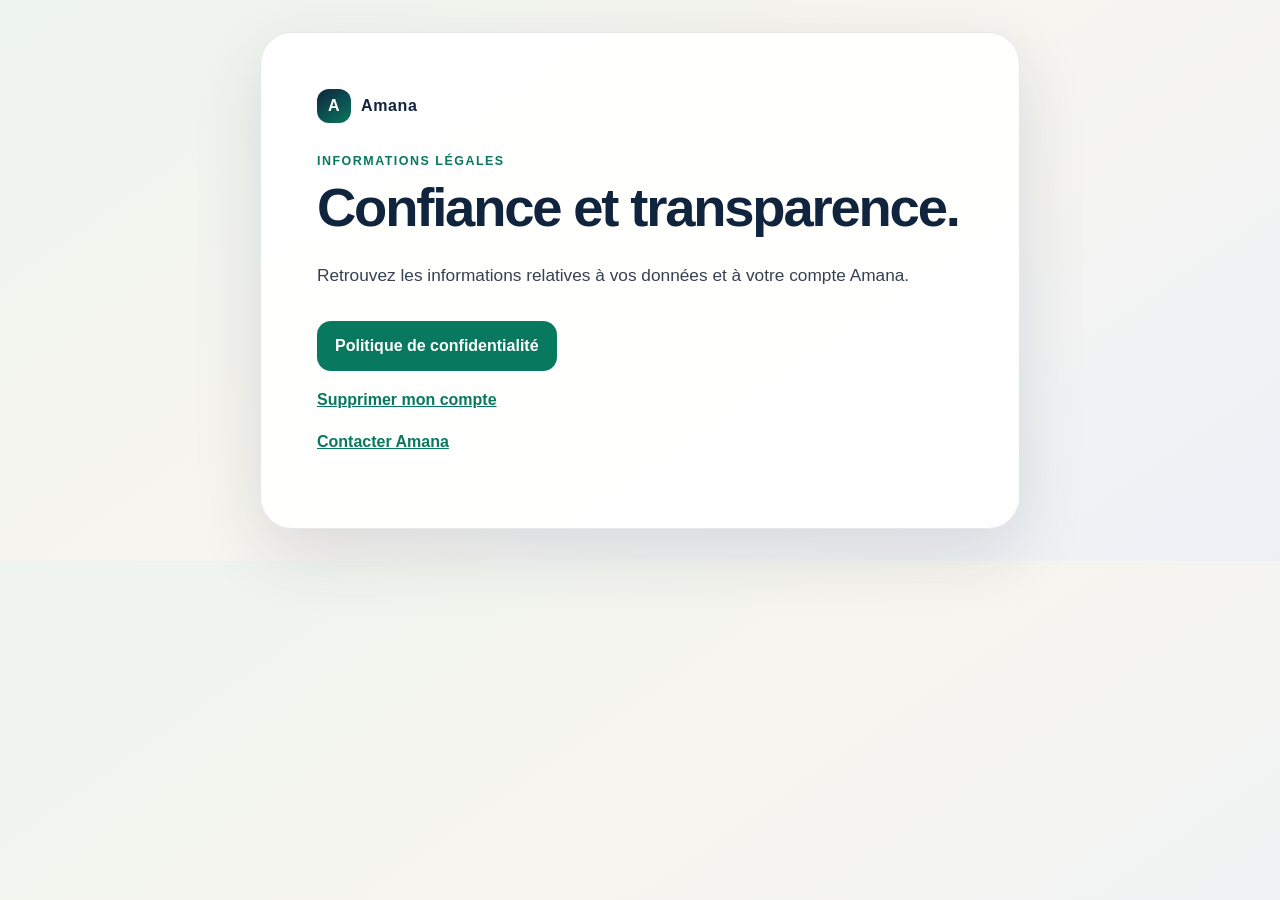
<file: index.html>
<!doctype html>
<html lang="fr">
<head>
  <meta charset="utf-8">
  <meta name="viewport" content="width=device-width, initial-scale=1">
  <meta name="robots" content="index,follow">
  <title>Amana · Informations légales</title>
  <link rel="stylesheet" href="./styles.css">
</head>
<body>
  <main>
    <a class="brand" href="./index.html"><span class="mark">A</span>Amana</a>
    <p class="eyebrow">Informations légales</p>
    <h1>Confiance et transparence.</h1>
    <p class="lead">Retrouvez les informations relatives à vos données et à votre compte Amana.</p>
    <p><a class="button" href="./privacy.html">Politique de confidentialité</a></p>
    <p><a class="text-link" href="./account-deletion.html">Supprimer mon compte</a></p>
    <p><a class="text-link" href="./contact.html">Contacter Amana</a></p>
  </main>
</body>
</html>
</file>
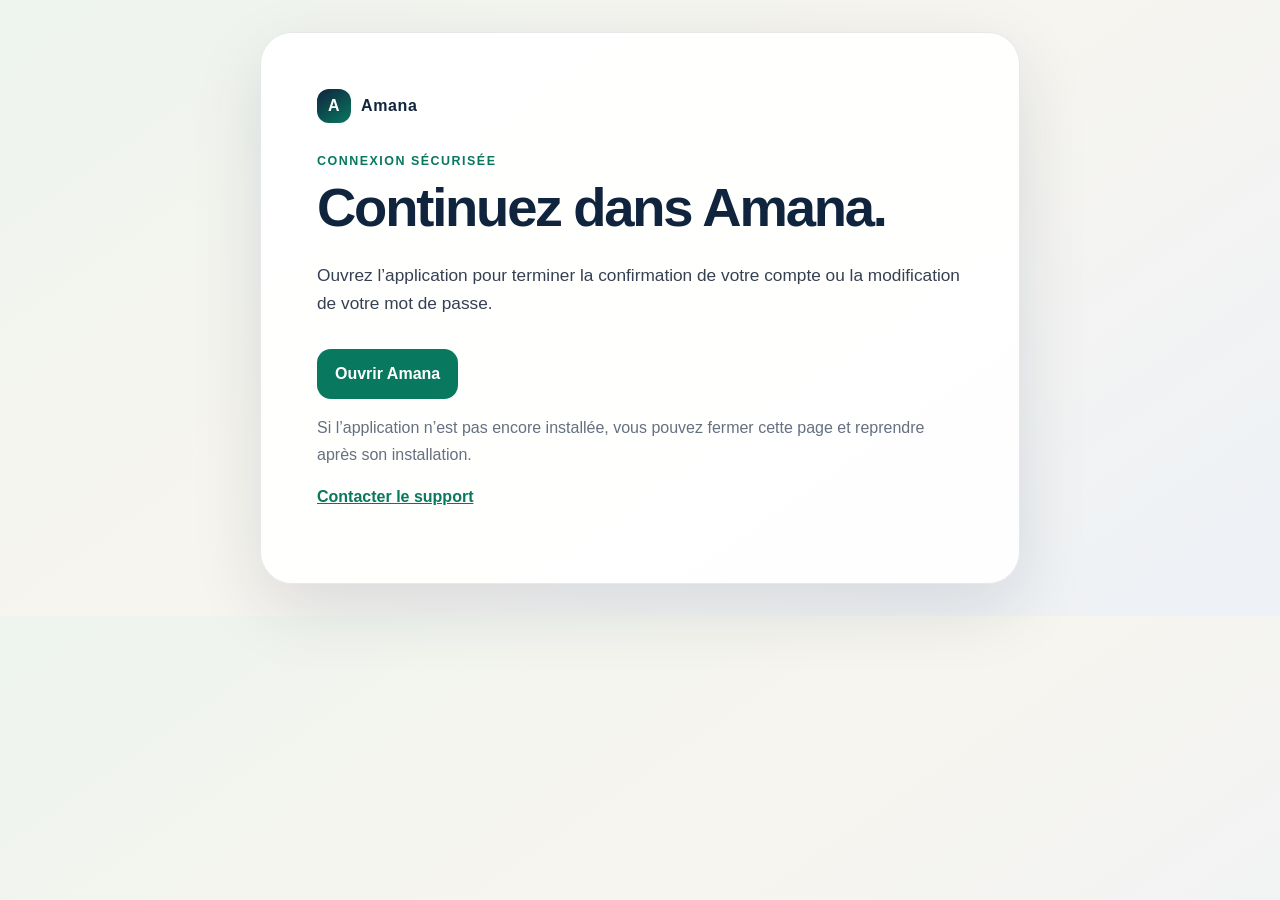
<file: auth/callback/index.html>
<!doctype html>
<html lang="fr">
<head>
  <meta charset="utf-8">
  <meta name="viewport" content="width=device-width, initial-scale=1">
  <meta name="referrer" content="no-referrer">
  <meta name="robots" content="noindex,nofollow">
  <title>Continuer dans Amana</title>
  <link rel="stylesheet" href="../../styles.css">
</head>
<body>
  <main>
    <a class="brand" href="../../privacy.html"><span class="mark">A</span>Amana</a>
    <p class="eyebrow">Connexion sécurisée</p>
    <h1>Continuez dans Amana.</h1>
    <p class="lead">Ouvrez l’application pour terminer la confirmation de votre compte ou la modification de votre mot de passe.</p>
    <p><a id="open-app" class="button" href="amana://auth-callback">Ouvrir Amana</a></p>
    <p class="muted">Si l’application n’est pas encore installée, vous pouvez fermer cette page et reprendre après son installation.</p>
    <p><a class="text-link" href="mailto:support@amana-app.fr">Contacter le support</a></p>
  </main>
  <script>
    const target = `amana://auth-callback${window.location.search}${window.location.hash}`;
    document.getElementById('open-app').href = target;
  </script>
</body>
</html>
</file>
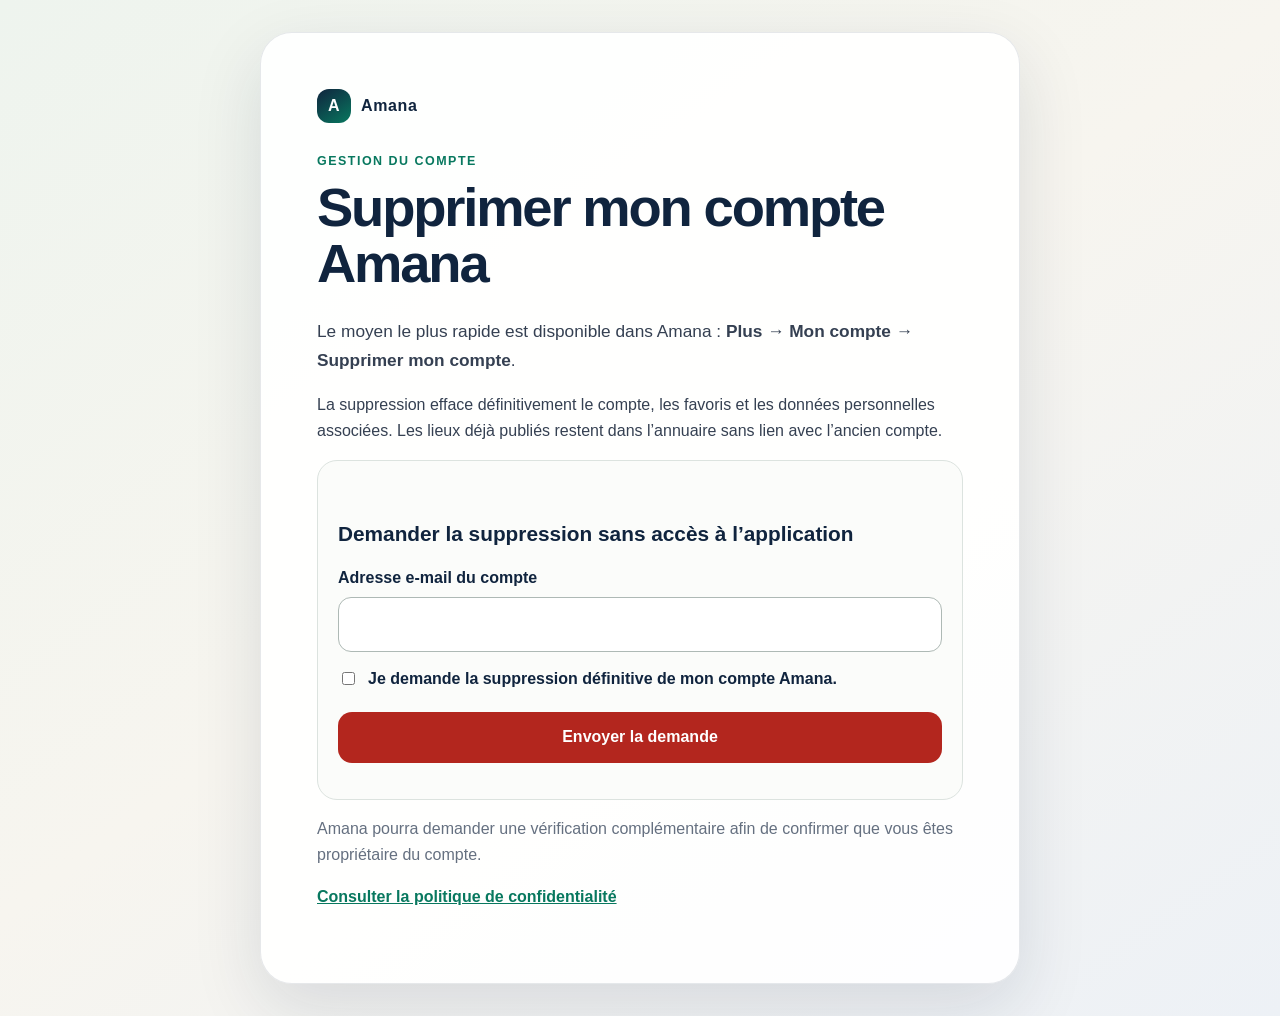
<file: account-deletion.html>
<!doctype html>
<html lang="fr">
<head>
  <meta charset="utf-8">
  <meta name="viewport" content="width=device-width, initial-scale=1">
  <meta name="robots" content="index,follow">
  <title>Suppression du compte · Amana</title>
  <link rel="stylesheet" href="./styles.css">
</head>
<body>
  <main>
    <a class="brand" href="./privacy.html"><span class="mark">A</span>Amana</a>
    <p class="eyebrow">Gestion du compte</p>
    <h1>Supprimer mon compte Amana</h1>
    <p class="lead">Le moyen le plus rapide est disponible dans Amana : <strong>Plus → Mon compte → Supprimer mon compte</strong>.</p>
    <p>La suppression efface définitivement le compte, les favoris et les données personnelles associées. Les lieux déjà publiés restent dans l’annuaire sans lien avec l’ancien compte.</p>

    <form id="request-form" class="card">
      <h2>Demander la suppression sans accès à l’application</h2>
      <label for="email">Adresse e-mail du compte</label>
      <input id="email" name="email" type="email" autocomplete="email" required>
      <label class="confirmation">
        <input id="confirm" type="checkbox" required>
        Je demande la suppression définitive de mon compte Amana.
      </label>
      <button class="button danger" type="submit">Envoyer la demande</button>
      <p id="status" class="status" role="status" aria-live="polite"></p>
    </form>

    <p class="muted">Amana pourra demander une vérification complémentaire afin de confirmer que vous êtes propriétaire du compte.</p>
    <p><a class="text-link" href="./privacy.html">Consulter la politique de confidentialité</a></p>
  </main>
  <script>
    const endpoint = 'https://czfixxogayyfvwqwjlyd.supabase.co/functions/v1/legal/contact';
    const form = document.getElementById('request-form');
    const status = document.getElementById('status');
    form.addEventListener('submit', async (event) => {
      event.preventDefault();
      const button = form.querySelector('button');
      button.disabled = true;
      status.className = 'status';
      status.textContent = 'Envoi en cours…';
      try {
        const response = await fetch(endpoint, {
          method: 'POST',
          headers: { 'Content-Type': 'application/json' },
          body: JSON.stringify({
            email: form.email.value.trim(),
            requestType: 'account_deletion',
            message: 'Demande de suppression définitive du compte Amana.',
          }),
        });
        if (!response.ok) throw new Error('La demande n’a pas pu être envoyée.');
        form.reset();
        status.className = 'status success';
        status.textContent = 'Votre demande de suppression a été enregistrée.';
      } catch (error) {
        status.className = 'status error';
        status.textContent = error instanceof Error ? error.message : 'Une erreur est survenue.';
      } finally {
        button.disabled = false;
      }
    });
  </script>
</body>
</html>
</file>
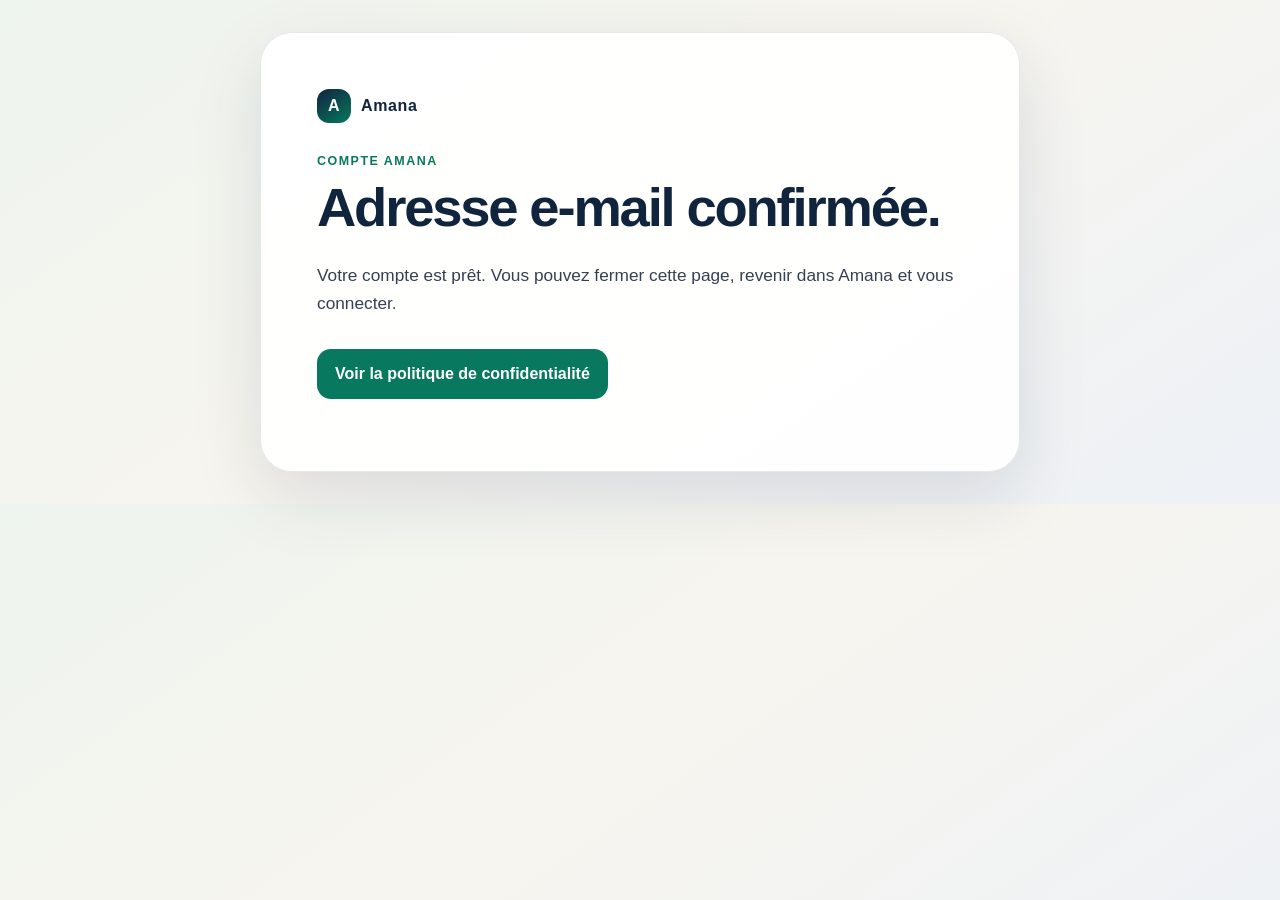
<file: auth-confirmed.html>
<!doctype html>
<html lang="fr">
<head>
  <meta charset="utf-8">
  <meta name="viewport" content="width=device-width, initial-scale=1">
  <meta name="robots" content="noindex,nofollow">
  <title>Adresse e-mail confirmée · Amana</title>
  <link rel="stylesheet" href="./styles.css">
</head>
<body>
  <main>
    <a class="brand" href="./privacy.html"><span class="mark">A</span>Amana</a>
    <p class="eyebrow">Compte Amana</p>
    <h1>Adresse e-mail confirmée.</h1>
    <p class="lead">Votre compte est prêt. Vous pouvez fermer cette page, revenir dans Amana et vous connecter.</p>
    <p><a class="button" href="./privacy.html">Voir la politique de confidentialité</a></p>
  </main>
  <script>
    if (window.location.hash || window.location.search) {
      window.history.replaceState({}, document.title, window.location.pathname);
    }
  </script>
</body>
</html>
</file>
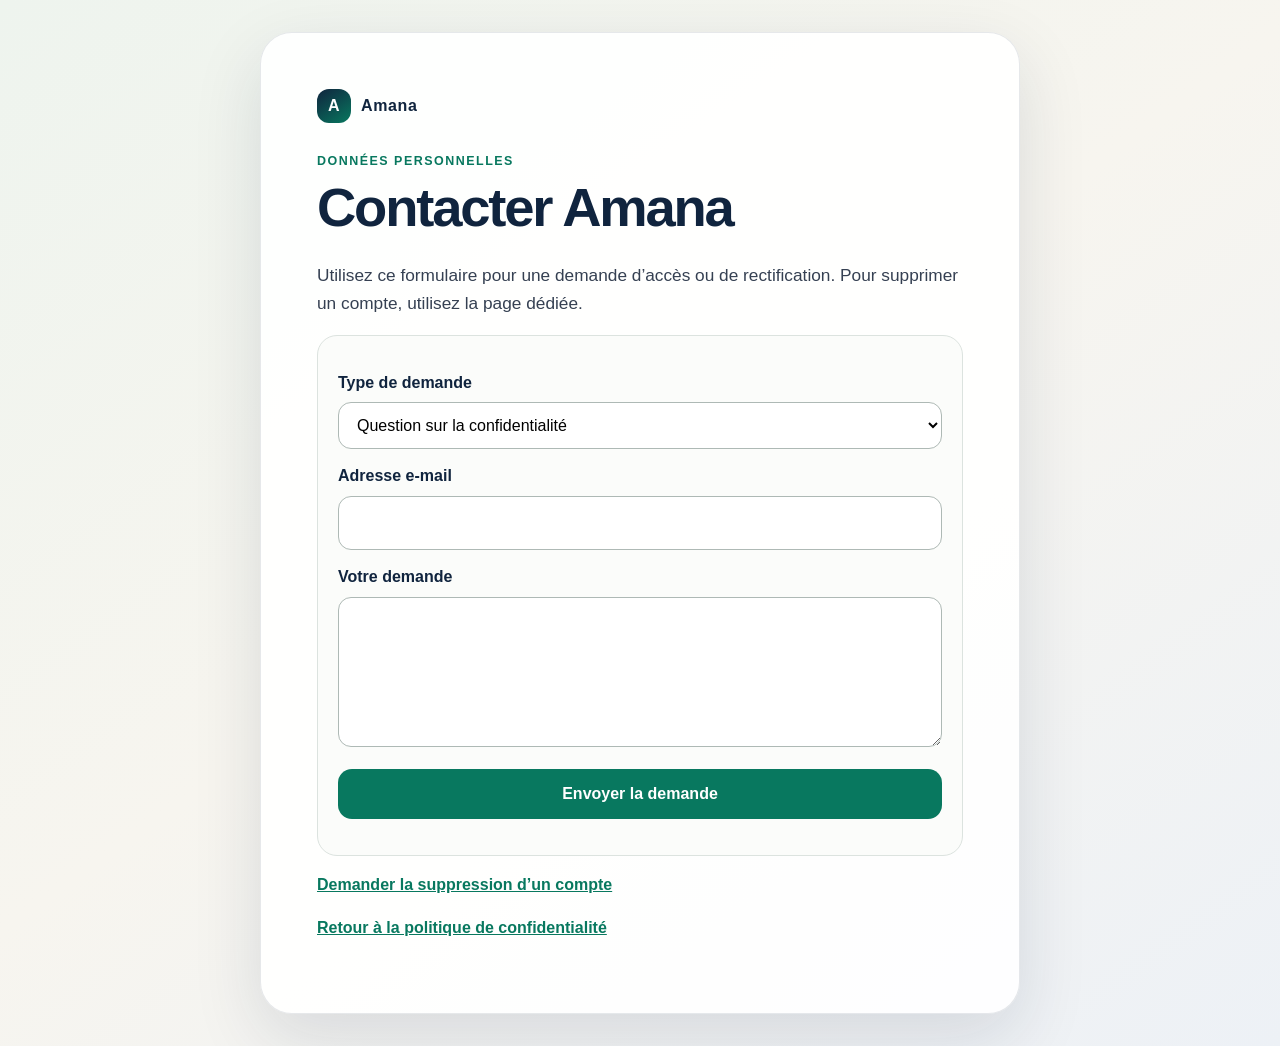
<file: contact.html>
<!doctype html>
<html lang="fr">
<head>
  <meta charset="utf-8">
  <meta name="viewport" content="width=device-width, initial-scale=1">
  <meta name="robots" content="index,follow">
  <title>Contact données personnelles · Amana</title>
  <link rel="stylesheet" href="./styles.css">
</head>
<body>
  <main>
    <a class="brand" href="./privacy.html"><span class="mark">A</span>Amana</a>
    <p class="eyebrow">Données personnelles</p>
    <h1>Contacter Amana</h1>
    <p class="lead">Utilisez ce formulaire pour une demande d’accès ou de rectification. Pour supprimer un compte, utilisez la page dédiée.</p>
    <form id="contact-form" class="card">
      <label for="type">Type de demande</label>
      <select id="type" name="type">
        <option value="privacy">Question sur la confidentialité</option>
        <option value="data_access">Accès ou rectification de mes données</option>
      </select>
      <label for="email">Adresse e-mail</label>
      <input id="email" name="email" type="email" autocomplete="email" required>
      <label for="message">Votre demande</label>
      <textarea id="message" name="message" minlength="10" maxlength="2000" required></textarea>
      <button class="button" type="submit">Envoyer la demande</button>
      <p id="status" class="status" role="status" aria-live="polite"></p>
    </form>
    <p><a class="text-link" href="./account-deletion.html">Demander la suppression d’un compte</a></p>
    <p><a class="text-link" href="./privacy.html">Retour à la politique de confidentialité</a></p>
  </main>
  <script>
    const endpoint = 'https://czfixxogayyfvwqwjlyd.supabase.co/functions/v1/legal/contact';
    const form = document.getElementById('contact-form');
    const status = document.getElementById('status');
    form.addEventListener('submit', async (event) => {
      event.preventDefault();
      const button = form.querySelector('button');
      button.disabled = true;
      status.className = 'status';
      status.textContent = 'Envoi en cours…';
      try {
        const response = await fetch(endpoint, {
          method: 'POST',
          headers: { 'Content-Type': 'application/json' },
          body: JSON.stringify({
            email: form.email.value.trim(),
            requestType: form.type.value,
            message: form.message.value.trim(),
          }),
        });
        if (!response.ok) throw new Error('La demande n’a pas pu être envoyée.');
        form.reset();
        status.className = 'status success';
        status.textContent = 'Votre demande a été enregistrée.';
      } catch (error) {
        status.className = 'status error';
        status.textContent = error instanceof Error ? error.message : 'Une erreur est survenue.';
      } finally {
        button.disabled = false;
      }
    });
  </script>
</body>
</html>
</file>
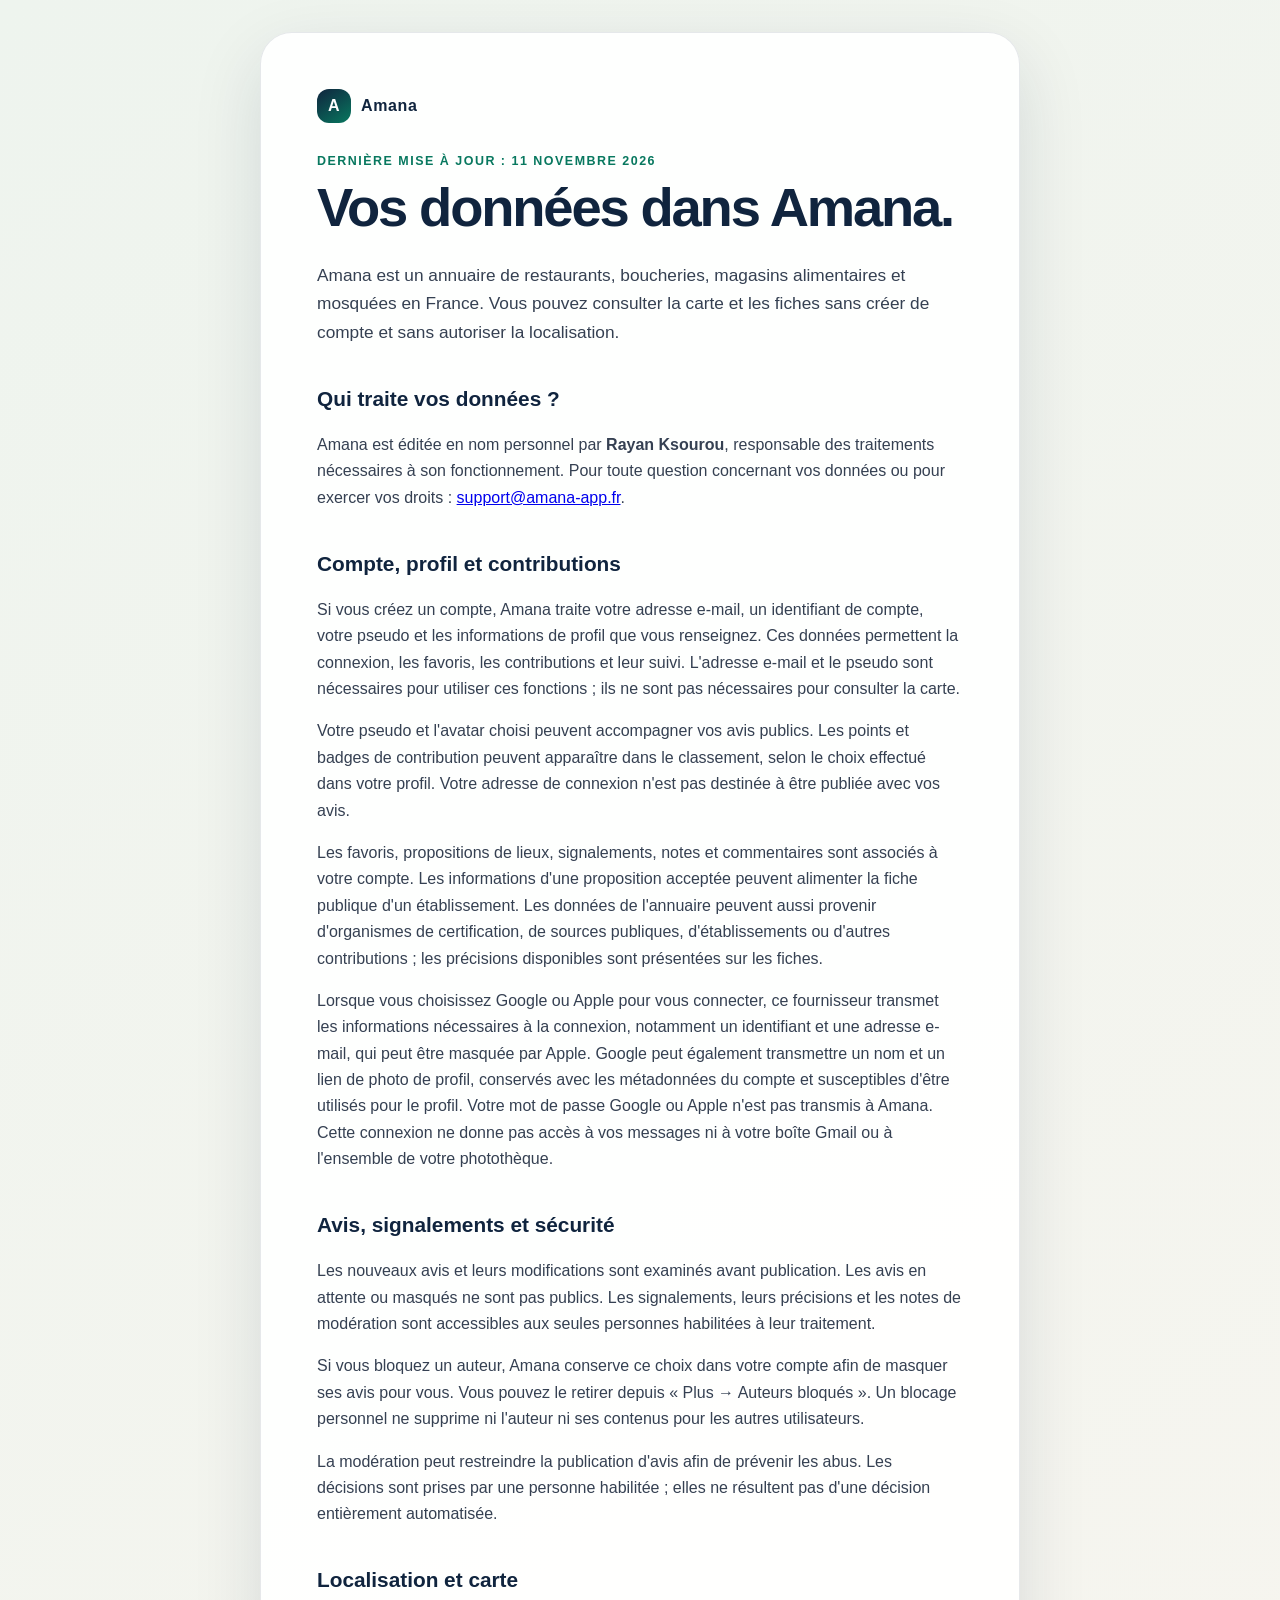
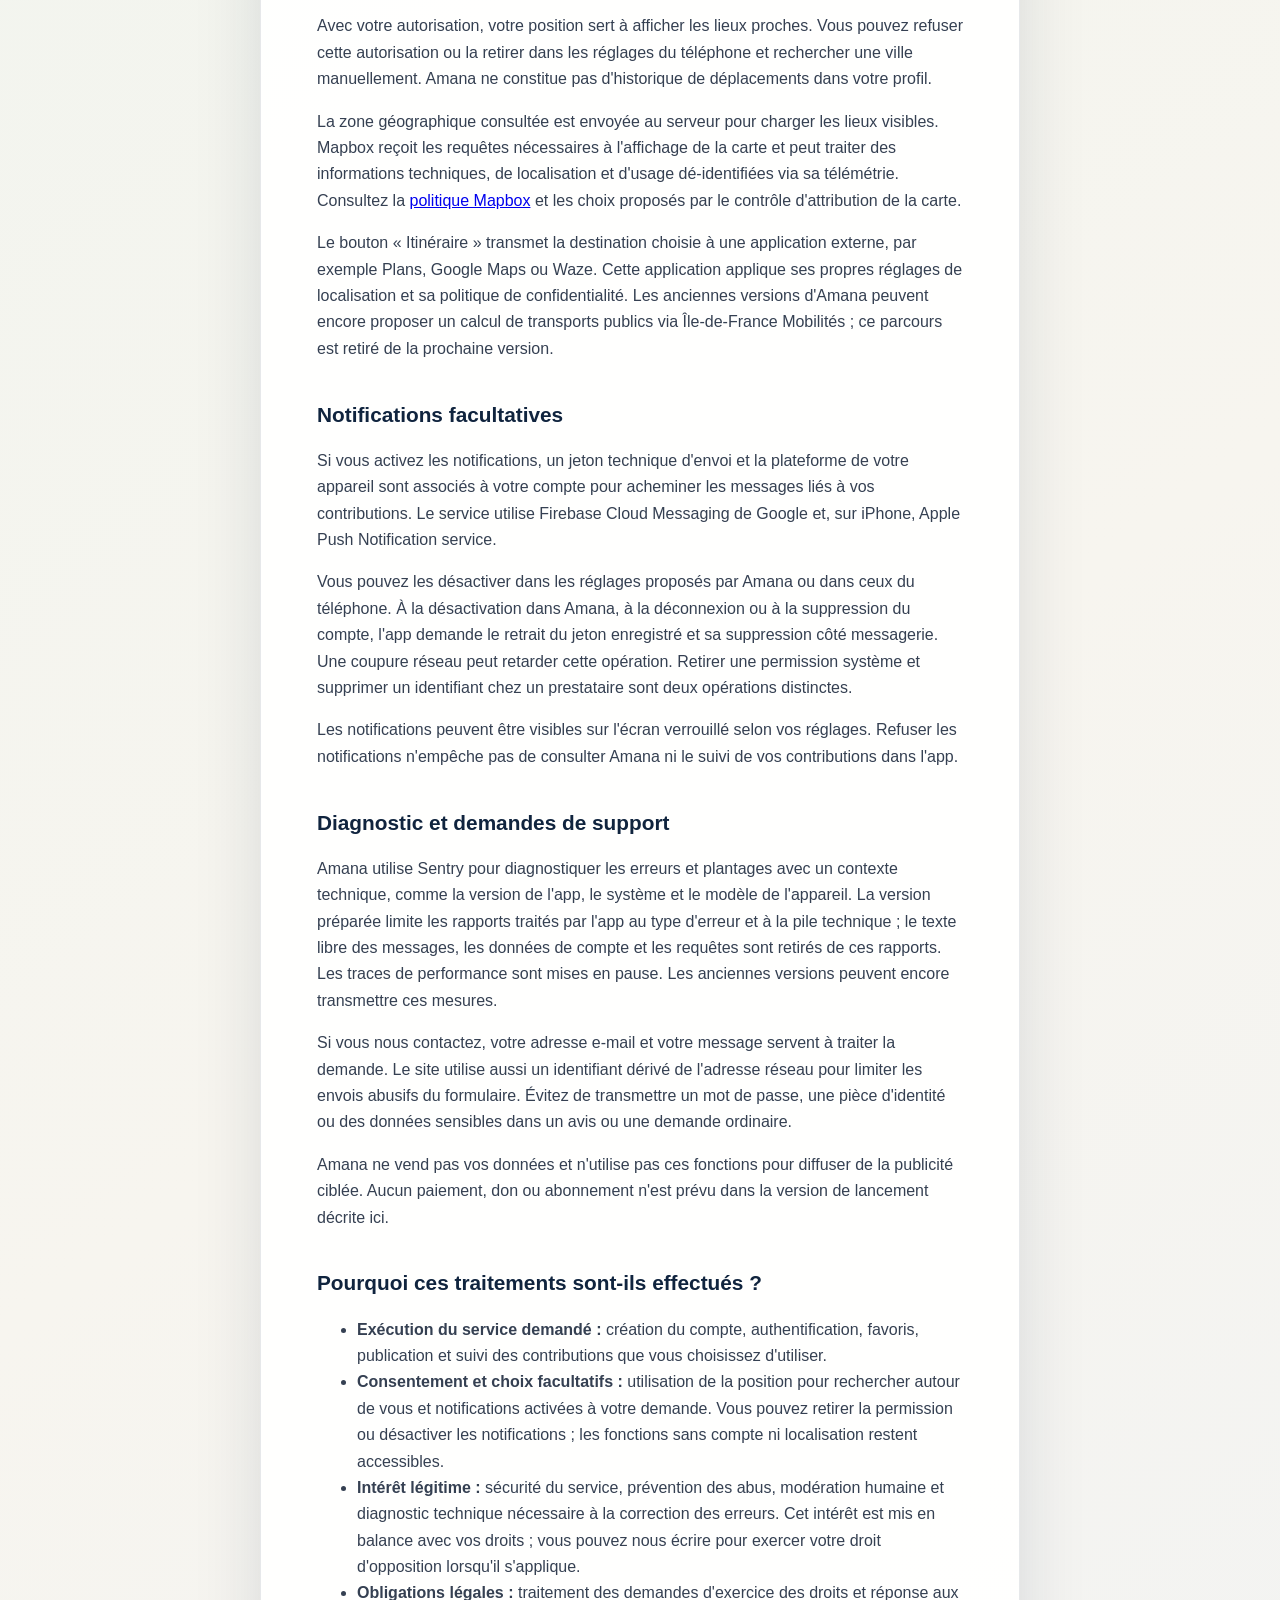
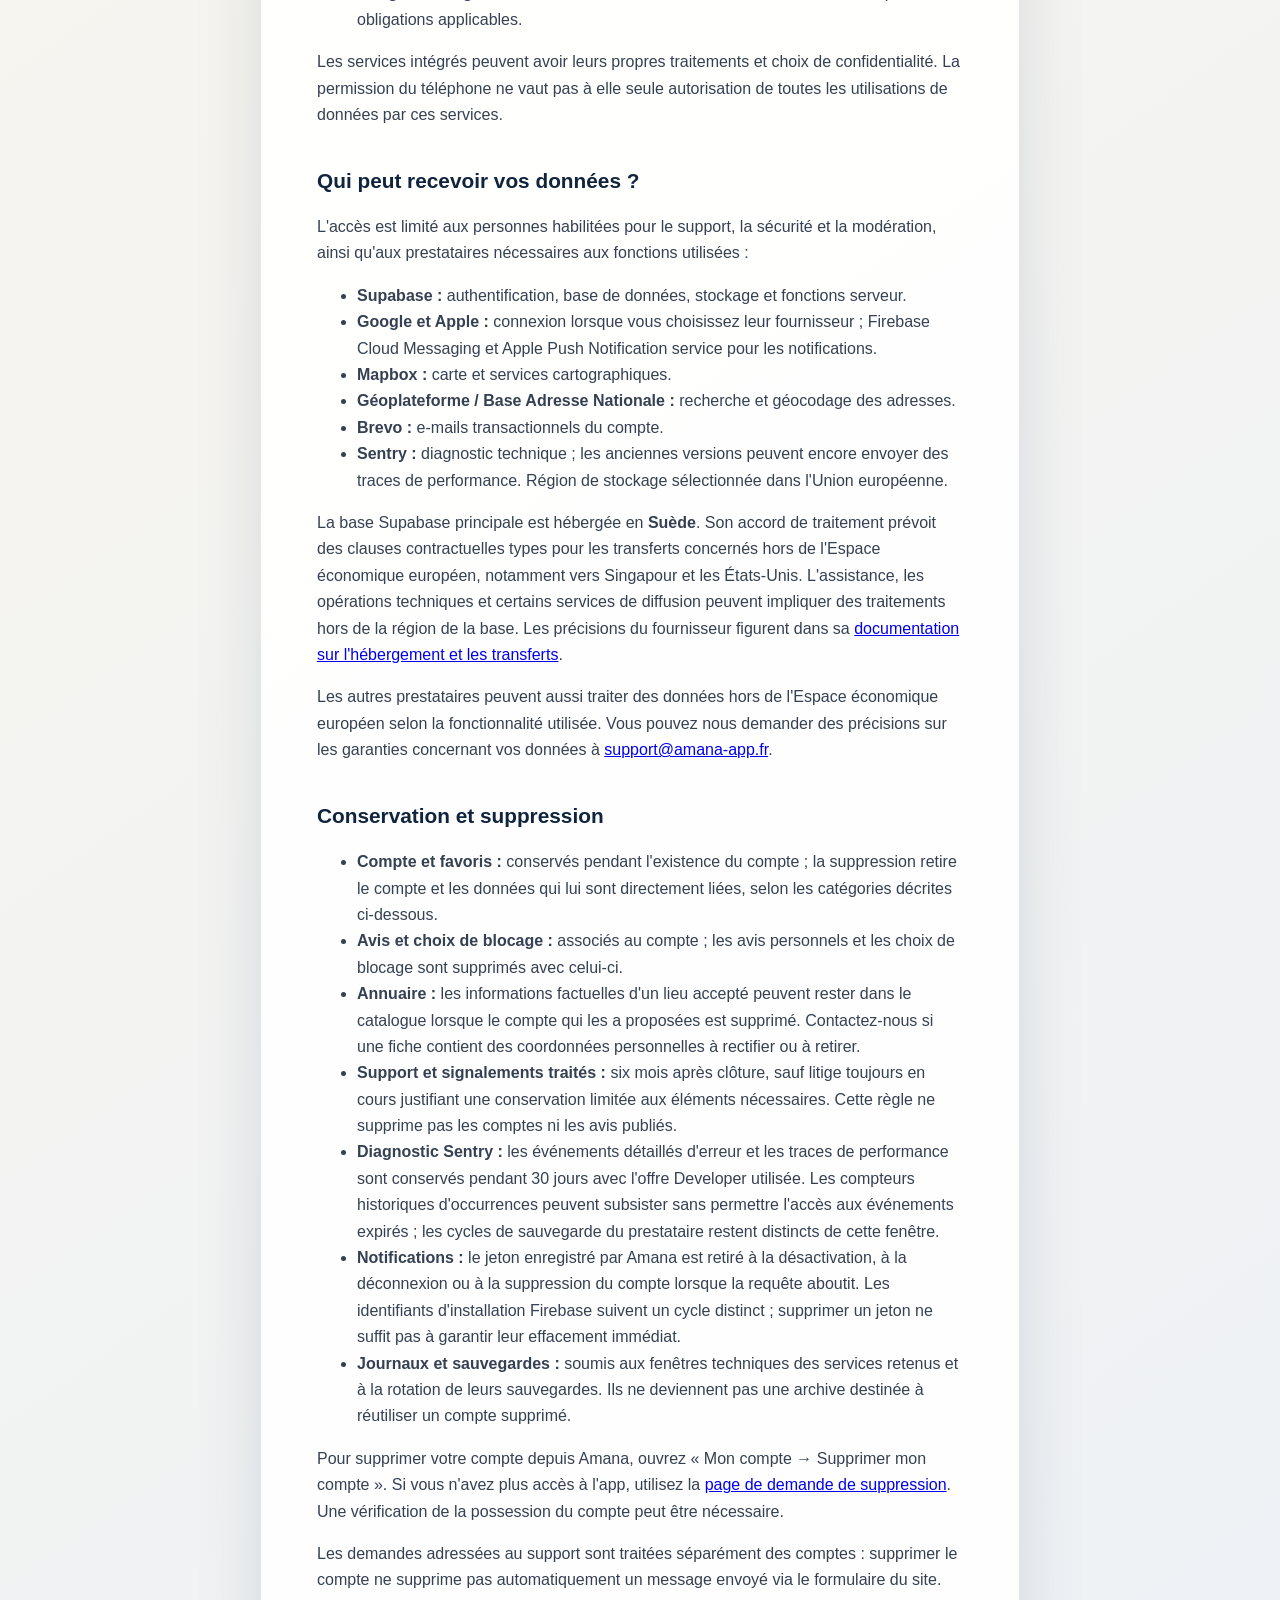
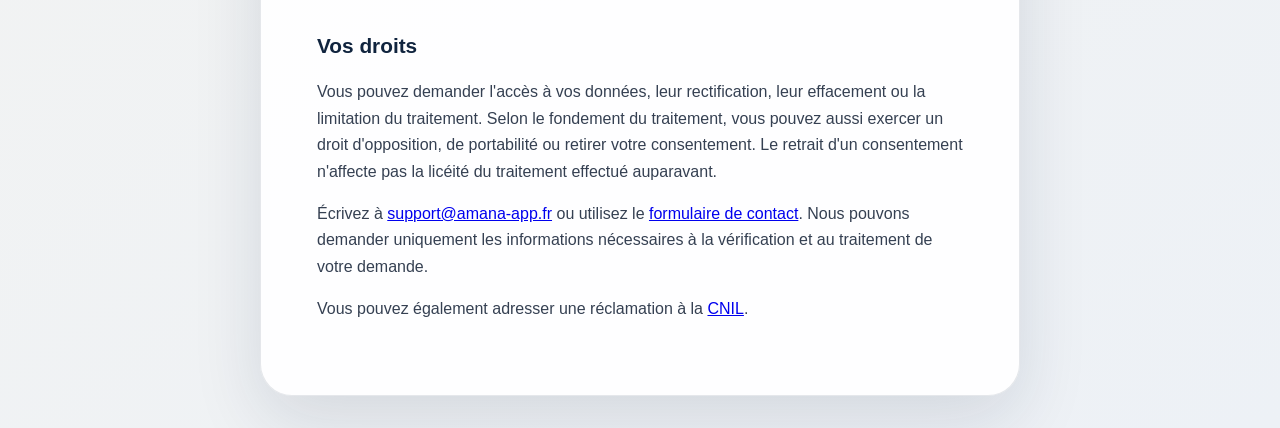
<file: privacy.html>
<!doctype html>
<html lang="fr">
<head>
  <meta charset="utf-8">
  <meta name="viewport" content="width=device-width, initial-scale=1">
  <meta name="robots" content="index,follow">
  <title>Politique de confidentialité · Amana</title>
  <link rel="stylesheet" href="./styles.css">
</head>
<body>
  <main>
    <a class="brand" href="https://amana-app.fr/"><span class="mark">A</span>Amana</a>
    <p class="eyebrow">Dernière mise à jour : 11 novembre 2026</p>
    <h1>Vos données dans Amana.</h1>
    <p class="lead">Amana est un annuaire de restaurants, boucheries, magasins alimentaires et mosquées en France. Vous pouvez consulter la carte et les fiches sans créer de compte et sans autoriser la localisation.</p>

    <section aria-labelledby="responsable">
      <h2 id="responsable">Qui traite vos données ?</h2>
      <p>Amana est éditée en nom personnel par <strong>Rayan Ksourou</strong>, responsable des traitements nécessaires à son fonctionnement. Pour toute question concernant vos données ou pour exercer vos droits : <a href="mailto:support@amana-app.fr">support@amana-app.fr</a>.</p>
    </section>

    <section aria-labelledby="compte">
      <h2 id="compte">Compte, profil et contributions</h2>
      <p>Si vous créez un compte, Amana traite votre adresse e-mail, un identifiant de compte, votre pseudo et les informations de profil que vous renseignez. Ces données permettent la connexion, les favoris, les contributions et leur suivi. L'adresse e-mail et le pseudo sont nécessaires pour utiliser ces fonctions ; ils ne sont pas nécessaires pour consulter la carte.</p>
      <p>Votre pseudo et l'avatar choisi peuvent accompagner vos avis publics. Les points et badges de contribution peuvent apparaître dans le classement, selon le choix effectué dans votre profil. Votre adresse de connexion n'est pas destinée à être publiée avec vos avis.</p>
      <p>Les favoris, propositions de lieux, signalements, notes et commentaires sont associés à votre compte. Les informations d'une proposition acceptée peuvent alimenter la fiche publique d'un établissement. Les données de l'annuaire peuvent aussi provenir d'organismes de certification, de sources publiques, d'établissements ou d'autres contributions ; les précisions disponibles sont présentées sur les fiches.</p>
      <p>Lorsque vous choisissez Google ou Apple pour vous connecter, ce fournisseur transmet les informations nécessaires à la connexion, notamment un identifiant et une adresse e-mail, qui peut être masquée par Apple. Google peut également transmettre un nom et un lien de photo de profil, conservés avec les métadonnées du compte et susceptibles d'être utilisés pour le profil. Votre mot de passe Google ou Apple n'est pas transmis à Amana. Cette connexion ne donne pas accès à vos messages ni à votre boîte Gmail ou à l'ensemble de votre photothèque.</p>
    </section>

    <section aria-labelledby="avis">
      <h2 id="avis">Avis, signalements et sécurité</h2>
      <p>Les nouveaux avis et leurs modifications sont examinés avant publication. Les avis en attente ou masqués ne sont pas publics. Les signalements, leurs précisions et les notes de modération sont accessibles aux seules personnes habilitées à leur traitement.</p>
      <p>Si vous bloquez un auteur, Amana conserve ce choix dans votre compte afin de masquer ses avis pour vous. Vous pouvez le retirer depuis « Plus → Auteurs bloqués ». Un blocage personnel ne supprime ni l'auteur ni ses contenus pour les autres utilisateurs.</p>
      <p>La modération peut restreindre la publication d'avis afin de prévenir les abus. Les décisions sont prises par une personne habilitée ; elles ne résultent pas d'une décision entièrement automatisée.</p>
    </section>

    <section aria-labelledby="position">
      <h2 id="position">Localisation et carte</h2>
      <p>Avec votre autorisation, votre position sert à afficher les lieux proches. Vous pouvez refuser cette autorisation ou la retirer dans les réglages du téléphone et rechercher une ville manuellement. Amana ne constitue pas d'historique de déplacements dans votre profil.</p>
      <p>La zone géographique consultée est envoyée au serveur pour charger les lieux visibles. Mapbox reçoit les requêtes nécessaires à l'affichage de la carte et peut traiter des informations techniques, de localisation et d'usage dé-identifiées via sa télémétrie. Consultez la <a href="https://www.mapbox.com/legal/privacy">politique Mapbox</a> et les choix proposés par le contrôle d'attribution de la carte.</p>
      <p>Le bouton « Itinéraire » transmet la destination choisie à une application externe, par exemple Plans, Google Maps ou Waze. Cette application applique ses propres réglages de localisation et sa politique de confidentialité. Les anciennes versions d'Amana peuvent encore proposer un calcul de transports publics via Île-de-France Mobilités ; ce parcours est retiré de la prochaine version.</p>
    </section>

    <section aria-labelledby="notifications">
      <h2 id="notifications">Notifications facultatives</h2>
      <p>Si vous activez les notifications, un jeton technique d'envoi et la plateforme de votre appareil sont associés à votre compte pour acheminer les messages liés à vos contributions. Le service utilise Firebase Cloud Messaging de Google et, sur iPhone, Apple Push Notification service.</p>
      <p>Vous pouvez les désactiver dans les réglages proposés par Amana ou dans ceux du téléphone. À la désactivation dans Amana, à la déconnexion ou à la suppression du compte, l'app demande le retrait du jeton enregistré et sa suppression côté messagerie. Une coupure réseau peut retarder cette opération. Retirer une permission système et supprimer un identifiant chez un prestataire sont deux opérations distinctes.</p>
      <p>Les notifications peuvent être visibles sur l'écran verrouillé selon vos réglages. Refuser les notifications n'empêche pas de consulter Amana ni le suivi de vos contributions dans l'app.</p>
    </section>

    <section aria-labelledby="diagnostic">
      <h2 id="diagnostic">Diagnostic et demandes de support</h2>
      <p>Amana utilise Sentry pour diagnostiquer les erreurs et plantages avec un contexte technique, comme la version de l'app, le système et le modèle de l'appareil. La version préparée limite les rapports traités par l'app au type d'erreur et à la pile technique ; le texte libre des messages, les données de compte et les requêtes sont retirés de ces rapports. Les traces de performance sont mises en pause. Les anciennes versions peuvent encore transmettre ces mesures.</p>
      <p>Si vous nous contactez, votre adresse e-mail et votre message servent à traiter la demande. Le site utilise aussi un identifiant dérivé de l'adresse réseau pour limiter les envois abusifs du formulaire. Évitez de transmettre un mot de passe, une pièce d'identité ou des données sensibles dans un avis ou une demande ordinaire.</p>
      <p>Amana ne vend pas vos données et n'utilise pas ces fonctions pour diffuser de la publicité ciblée. Aucun paiement, don ou abonnement n'est prévu dans la version de lancement décrite ici.</p>
    </section>

    <section aria-labelledby="fondements">
      <h2 id="fondements">Pourquoi ces traitements sont-ils effectués ?</h2>
      <ul>
        <li><strong>Exécution du service demandé :</strong> création du compte, authentification, favoris, publication et suivi des contributions que vous choisissez d'utiliser.</li>
        <li><strong>Consentement et choix facultatifs :</strong> utilisation de la position pour rechercher autour de vous et notifications activées à votre demande. Vous pouvez retirer la permission ou désactiver les notifications ; les fonctions sans compte ni localisation restent accessibles.</li>
        <li><strong>Intérêt légitime :</strong> sécurité du service, prévention des abus, modération humaine et diagnostic technique nécessaire à la correction des erreurs. Cet intérêt est mis en balance avec vos droits ; vous pouvez nous écrire pour exercer votre droit d'opposition lorsqu'il s'applique.</li>
        <li><strong>Obligations légales :</strong> traitement des demandes d'exercice des droits et réponse aux obligations applicables.</li>
      </ul>
      <p>Les services intégrés peuvent avoir leurs propres traitements et choix de confidentialité. La permission du téléphone ne vaut pas à elle seule autorisation de toutes les utilisations de données par ces services.</p>
    </section>

    <section aria-labelledby="destinataires">
      <h2 id="destinataires">Qui peut recevoir vos données ?</h2>
      <p>L'accès est limité aux personnes habilitées pour le support, la sécurité et la modération, ainsi qu'aux prestataires nécessaires aux fonctions utilisées :</p>
      <ul>
        <li><strong>Supabase :</strong> authentification, base de données, stockage et fonctions serveur.</li>
        <li><strong>Google et Apple :</strong> connexion lorsque vous choisissez leur fournisseur ; Firebase Cloud Messaging et Apple Push Notification service pour les notifications.</li>
        <li><strong>Mapbox :</strong> carte et services cartographiques.</li>
        <li><strong>Géoplateforme / Base Adresse Nationale :</strong> recherche et géocodage des adresses.</li>
        <li><strong>Brevo :</strong> e-mails transactionnels du compte.</li>
        <li><strong>Sentry :</strong> diagnostic technique ; les anciennes versions peuvent encore envoyer des traces de performance. Région de stockage sélectionnée dans l'Union européenne.</li>
      </ul>
      <p>La base Supabase principale est hébergée en <strong>Suède</strong>. Son accord de traitement prévoit des clauses contractuelles types pour les transferts concernés hors de l'Espace économique européen, notamment vers Singapour et les États-Unis. L'assistance, les opérations techniques et certains services de diffusion peuvent impliquer des traitements hors de la région de la base. Les précisions du fournisseur figurent dans sa <a href="https://supabase.com/legal/privacy-resources/data-residency-and-transfers-faq">documentation sur l'hébergement et les transferts</a>.</p>
      <p>Les autres prestataires peuvent aussi traiter des données hors de l'Espace économique européen selon la fonctionnalité utilisée. Vous pouvez nous demander des précisions sur les garanties concernant vos données à <a href="mailto:support@amana-app.fr">support@amana-app.fr</a>.</p>
    </section>

    <section aria-labelledby="conservation">
      <h2 id="conservation">Conservation et suppression</h2>
      <ul>
        <li><strong>Compte et favoris :</strong> conservés pendant l'existence du compte ; la suppression retire le compte et les données qui lui sont directement liées, selon les catégories décrites ci-dessous.</li>
        <li><strong>Avis et choix de blocage :</strong> associés au compte ; les avis personnels et les choix de blocage sont supprimés avec celui-ci.</li>
        <li><strong>Annuaire :</strong> les informations factuelles d'un lieu accepté peuvent rester dans le catalogue lorsque le compte qui les a proposées est supprimé. Contactez-nous si une fiche contient des coordonnées personnelles à rectifier ou à retirer.</li>
        <li><strong>Support et signalements traités :</strong> six mois après clôture, sauf litige toujours en cours justifiant une conservation limitée aux éléments nécessaires. Cette règle ne supprime pas les comptes ni les avis publiés.</li>
        <li><strong>Diagnostic Sentry :</strong> les événements détaillés d'erreur et les traces de performance sont conservés pendant 30 jours avec l'offre Developer utilisée. Les compteurs historiques d'occurrences peuvent subsister sans permettre l'accès aux événements expirés ; les cycles de sauvegarde du prestataire restent distincts de cette fenêtre.</li>
        <li><strong>Notifications :</strong> le jeton enregistré par Amana est retiré à la désactivation, à la déconnexion ou à la suppression du compte lorsque la requête aboutit. Les identifiants d'installation Firebase suivent un cycle distinct ; supprimer un jeton ne suffit pas à garantir leur effacement immédiat.</li>
        <li><strong>Journaux et sauvegardes :</strong> soumis aux fenêtres techniques des services retenus et à la rotation de leurs sauvegardes. Ils ne deviennent pas une archive destinée à réutiliser un compte supprimé.</li>
      </ul>
      <p>Pour supprimer votre compte depuis Amana, ouvrez « Mon compte → Supprimer mon compte ». Si vous n'avez plus accès à l'app, utilisez la <a href="https://amana-app.fr/account-deletion.html">page de demande de suppression</a>. Une vérification de la possession du compte peut être nécessaire.</p>
      <p>Les demandes adressées au support sont traitées séparément des comptes : supprimer le compte ne supprime pas automatiquement un message envoyé via le formulaire du site.</p>
    </section>

    <section aria-labelledby="droits">
      <h2 id="droits">Vos droits</h2>
      <p>Vous pouvez demander l'accès à vos données, leur rectification, leur effacement ou la limitation du traitement. Selon le fondement du traitement, vous pouvez aussi exercer un droit d'opposition, de portabilité ou retirer votre consentement. Le retrait d'un consentement n'affecte pas la licéité du traitement effectué auparavant.</p>
      <p>Écrivez à <a href="mailto:support@amana-app.fr">support@amana-app.fr</a> ou utilisez le <a href="https://amana-app.fr/contact.html">formulaire de contact</a>. Nous pouvons demander uniquement les informations nécessaires à la vérification et au traitement de votre demande.</p>
      <p>Vous pouvez également adresser une réclamation à la <a href="https://www.cnil.fr/fr/adresser-une-plainte">CNIL</a>.</p>
    </section>
  </main>
</body>
</html>
</file>
<file: styles.css>
:root {
  --navy: #10243e;
  --green: #08785f;
  --cream: #f7f5ef;
  --ink: #172033;
  --muted: #657080;
  --line: #dce3df;
  --danger: #b3261e;
}

* { box-sizing: border-box; }

body {
  margin: 0;
  color: var(--ink);
  background: linear-gradient(145deg, #eef4ee 0%, var(--cream) 48%, #edf1f6 100%);
  font: 16px/1.65 ui-rounded, "SF Pro Rounded", "Segoe UI", sans-serif;
}

main {
  width: min(760px, calc(100% - 32px));
  margin: 32px auto;
  padding: clamp(24px, 6vw, 56px);
  background: rgb(255 255 255 / 92%);
  border: 1px solid rgb(16 36 62 / 10%);
  border-radius: 32px;
  box-shadow: 0 24px 70px rgb(16 36 62 / 12%);
}

.brand {
  display: inline-flex;
  align-items: center;
  gap: 10px;
  margin-bottom: 28px;
  color: var(--navy);
  font-weight: 900;
  letter-spacing: .04em;
  text-decoration: none;
}

.mark {
  display: grid;
  place-items: center;
  width: 34px;
  height: 34px;
  border-radius: 12px;
  color: white;
  background: linear-gradient(145deg, var(--navy), var(--green));
}

h1 {
  margin: .15em 0 .45em;
  color: var(--navy);
  font-size: clamp(2rem, 7vw, 3.4rem);
  line-height: 1.04;
  letter-spacing: -.04em;
}

h2 {
  margin: 1.7em 0 .45em;
  color: var(--navy);
  font-size: 1.3rem;
}

p, li { color: #354052; }

.eyebrow {
  margin: 0;
  color: var(--green);
  font-size: .78rem;
  font-weight: 900;
  letter-spacing: .12em;
  text-transform: uppercase;
}

.lead { font-size: 1.08rem; }

.card, aside {
  padding: 20px;
  border: 1px solid var(--line);
  border-radius: 20px;
  background: #fbfcfa;
}

aside {
  margin-top: 28px;
  background: #fff7e7;
  border-color: #efd59d;
}

label {
  display: block;
  margin: 14px 0 6px;
  color: var(--navy);
  font-weight: 800;
}

input, textarea, select {
  width: 100%;
  padding: 13px 14px;
  border: 1px solid #aeb9b5;
  border-radius: 13px;
  background: white;
  font: inherit;
}

textarea {
  min-height: 150px;
  resize: vertical;
}

.confirmation {
  display: flex;
  align-items: flex-start;
  gap: 10px;
  font-weight: 600;
}

.confirmation input {
  width: auto;
  margin-top: 6px;
}

.button {
  display: inline-flex;
  justify-content: center;
  margin-top: 14px;
  padding: 12px 18px;
  border: 0;
  border-radius: 14px;
  color: white;
  background: var(--green);
  font: inherit;
  font-weight: 900;
  text-decoration: none;
  cursor: pointer;
}

button.button { width: 100%; }
.button.danger { background: var(--danger); }
.button:disabled { opacity: .55; cursor: wait; }
.text-link { color: var(--green); font-weight: 800; }
.muted, .status { color: var(--muted); }
.status.success { color: var(--green); font-weight: 800; }
.status.error { color: var(--danger); font-weight: 800; }

@media (max-width: 520px) {
  main { margin: 12px auto; border-radius: 24px; }
}
</file>
